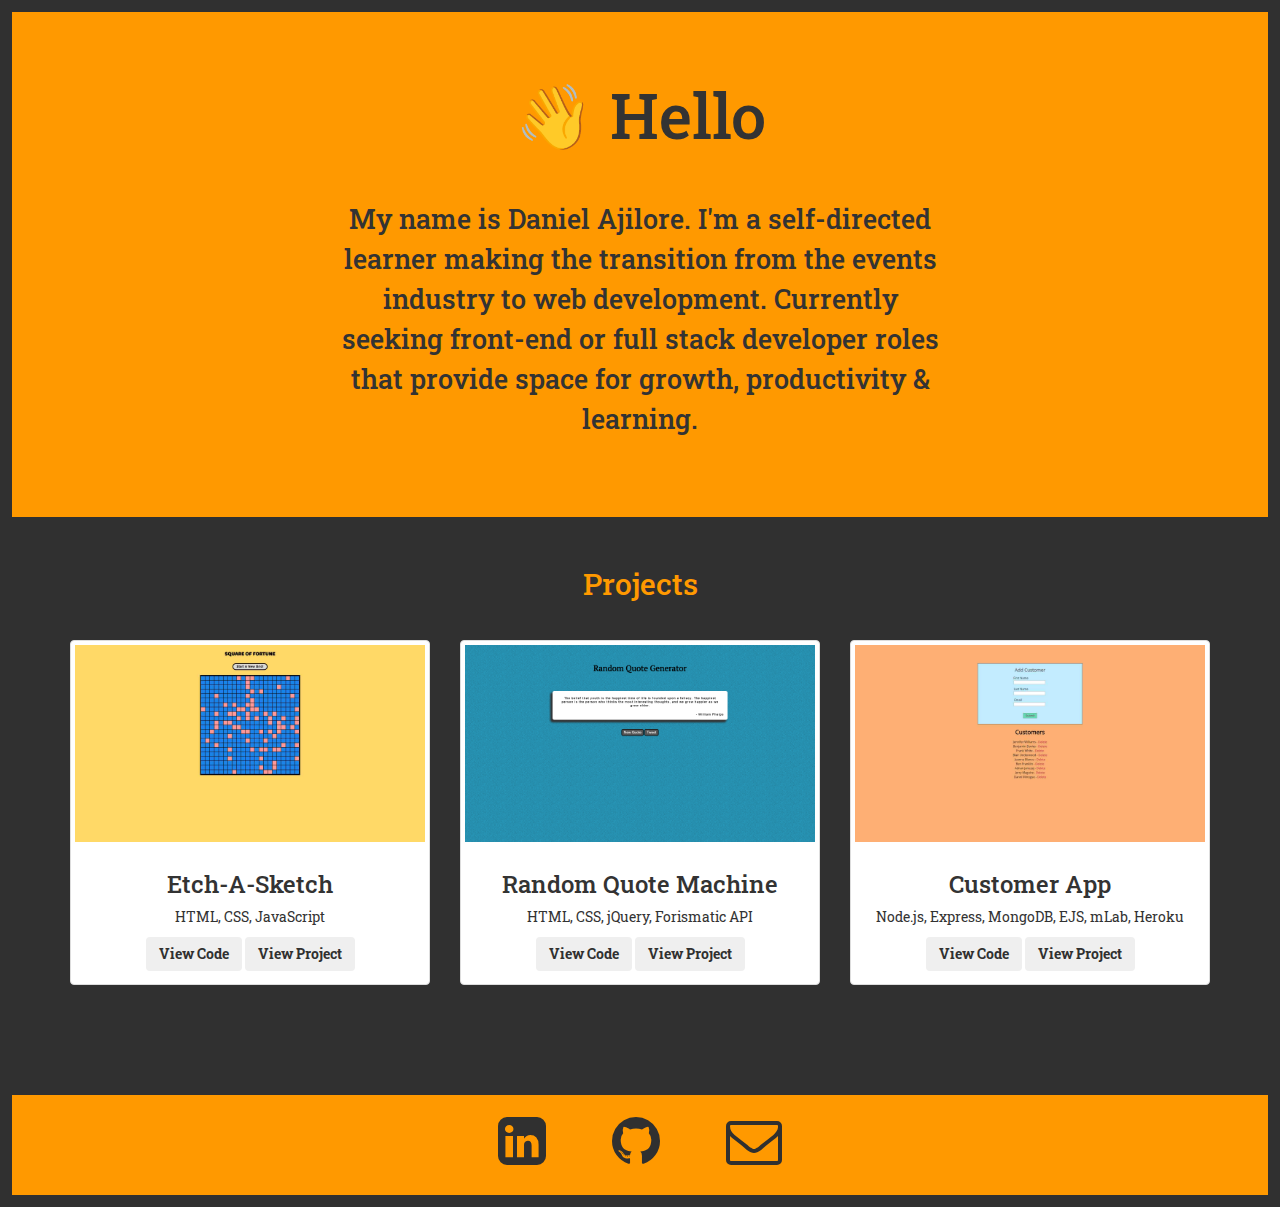
<file: index.html>
<!DOCTYPE html>
<html lang="en">

<head>
    <meta charset="UTF-8">
    <meta name="viewport"
          content="width=device-width, initial-scale=1.0">
    <meta http-equiv="X-UA-Compatible"
          content="ie=edge">
    <title>Daniel Ajilore Portfolio</title>
    <link rel="stylesheet"
          href="https://maxcdn.bootstrapcdn.com/bootstrap/3.3.5/css/bootstrap.min.css">
    <link rel="stylesheet"
          href="https://maxcdn.bootstrapcdn.com/font-awesome/4.7.0/css/font-awesome.min.css">
    <link href="https://fonts.googleapis.com/css?family=Roboto+Slab"
          rel="stylesheet">
    <link rel="stylesheet"
          href="portfolio.css">
</head>

<body>
    <!--About me section jumbotron-->
    <div class="jumbotron"
         id="about-section">
        <div class="container-fluid">
            <div class="row">
                <!-- <img class="img-responsive img-circle col-md-4 col-md-offset-4" id="portfolio-avatar" src="http://traders4acause.org/wp-content/uploads/2016/07/personplaceholder.jpg"
                    alt="avatar of Daniel"> -->
                <div class="col-md-6 col-md-offset-3">
                    <h1 class="text-center">👋 Hello</h1>
                    <!-- <h2 class="text-center"></h2> -->
                    <h2 class="about-me text-center">My name is Daniel Ajilore. I'm a self-directed learner making the
                        transition from the events industry
                        to web development. Currently seeking front-end or full stack developer roles that provide space
                        for growth, productivity & learning.</h2>
                </div>
            </div>
        </div>
    </div>

    <!--project section featuring thumbnails-->
    <section>
        <div class="container"
             id="project-section">
            <h2 id="project-header">Projects</h2>
            <div class="row">
                <div class="col-md-4 col-sm-12">
                    <div class="thumbnail">
                        <a href="#"
                           title="Etch-A-Sketch">
                            <img src="images/coloured-squares-min.jpg"
                                 alt="screenshot of coloured squares project">
                        </a>

                        <div class="caption">
                            <h3>Etch-A-Sketch</h3>
                            <p>HTML, CSS, JavaScript</p>
                            <div class="project-links">
                                <a class="github"
                                   href="https://github.com/Danielandro/Coloured-grid-squares"
                                   title="Github link"
                                   target="blank">
                                    <button type="button"
                                            class="btn btn-dark">View Code</button>
                                </a>
                                <a class="github pages"
                                   href="https://danielandro.github.io/Coloured-grid-squares/"
                                   title="project link"
                                   target="blank">
                                    <button type="button"
                                            class="btn btn-dark"> View Project</button>
                                </a>
                            </div>
                        </div>
                    </div>
                </div>

                <div class="col-md-4 col-sm-12">
                    <div class="thumbnail">
                        <a href="#"
                           title="random quote machine">
                            <img src="images/random-quote.png"
                                 alt="screenshot of random quote machine">
                        </a>

                        <div class="caption">
                            <h3>Random Quote Machine</h3>
                            <p>HTML, CSS, jQuery, Forismatic API</p>
                            <div class="project-links">
                                <a class="github"
                                   href="https://github.com/Danielandro/Random-quote-qenerator-fcc"
                                   title="Github link"
                                   target="blank">
                                    <button type="button"
                                            class="btn btn-dark">View Code</button>
                                </a>
                                <a class="github pages"
                                   href="https://danielandro.github.io/Random-quote-qenerator-fcc/"
                                   title="project link"
                                   target="blank">
                                    <button type="button"
                                            class="btn btn-dark"> View Project</button>
                                </a>
                            </div>
                        </div>
                    </div>
                </div>

                <div class="col-md-4 col-sm-12">
                    <div class="thumbnail">
                        <a href="#"
                           title="Customer app">
                            <img src="images/customerapp-shot.jpg"
                                 alt="screenshot of customer app">
                        </a>

                        <div class="caption">
                            <h3>Customer App</h3>
                            <p>Node.js, Express, MongoDB, EJS, mLab, Heroku</p>
                            <div class="project-links">
                                <a class="github"
                                   href="https://github.com/Danielandro/customerapp"
                                   title="Github link"
                                   target="blank">
                                    <button type="button"
                                            class="btn btn-dark">View Code</button>
                                </a>
                                <a class="heroku link"
                                   href="https://customerapp-dan.herokuapp.com/"
                                   title="project link"
                                   target="blank">
                                    <button type="button"
                                            class="btn btn-dark"> View Project</button>
                                </a>
                            </div>
                        </div>
                    </div>
                </div>
            </div>
        </div>


    </section>
    <footer>
        <!--Social media etc.-->
        <div class="container-fluid"
             id="contact-section">
            <a id="linkedin"
               href="https://www.linkedin.com/in/daniel-ajilore-78029b16/"
               title="LinkedIn"
               target="blank">
                <i class="icons fa fa-linkedin-square fa-4x"
                   aria-hidden="true"></i>
            </a>

            <a id="github"
               href="https://github.com/Danielandro"
               title="Github Account"
               target="blank">
                <i class="icons fa fa-github fa-4x"
                   aria-hidden="true"></i>
            </a>

            <a id="email"
               href="mailto:dajilore23@gmail.com"
               title="Email">
                <i class="icons fa fa-envelope-o fa-4x"
                   aria-hidden="true"></i>
            </a>

        </div>
    </footer>

</body>

</html>
</file>
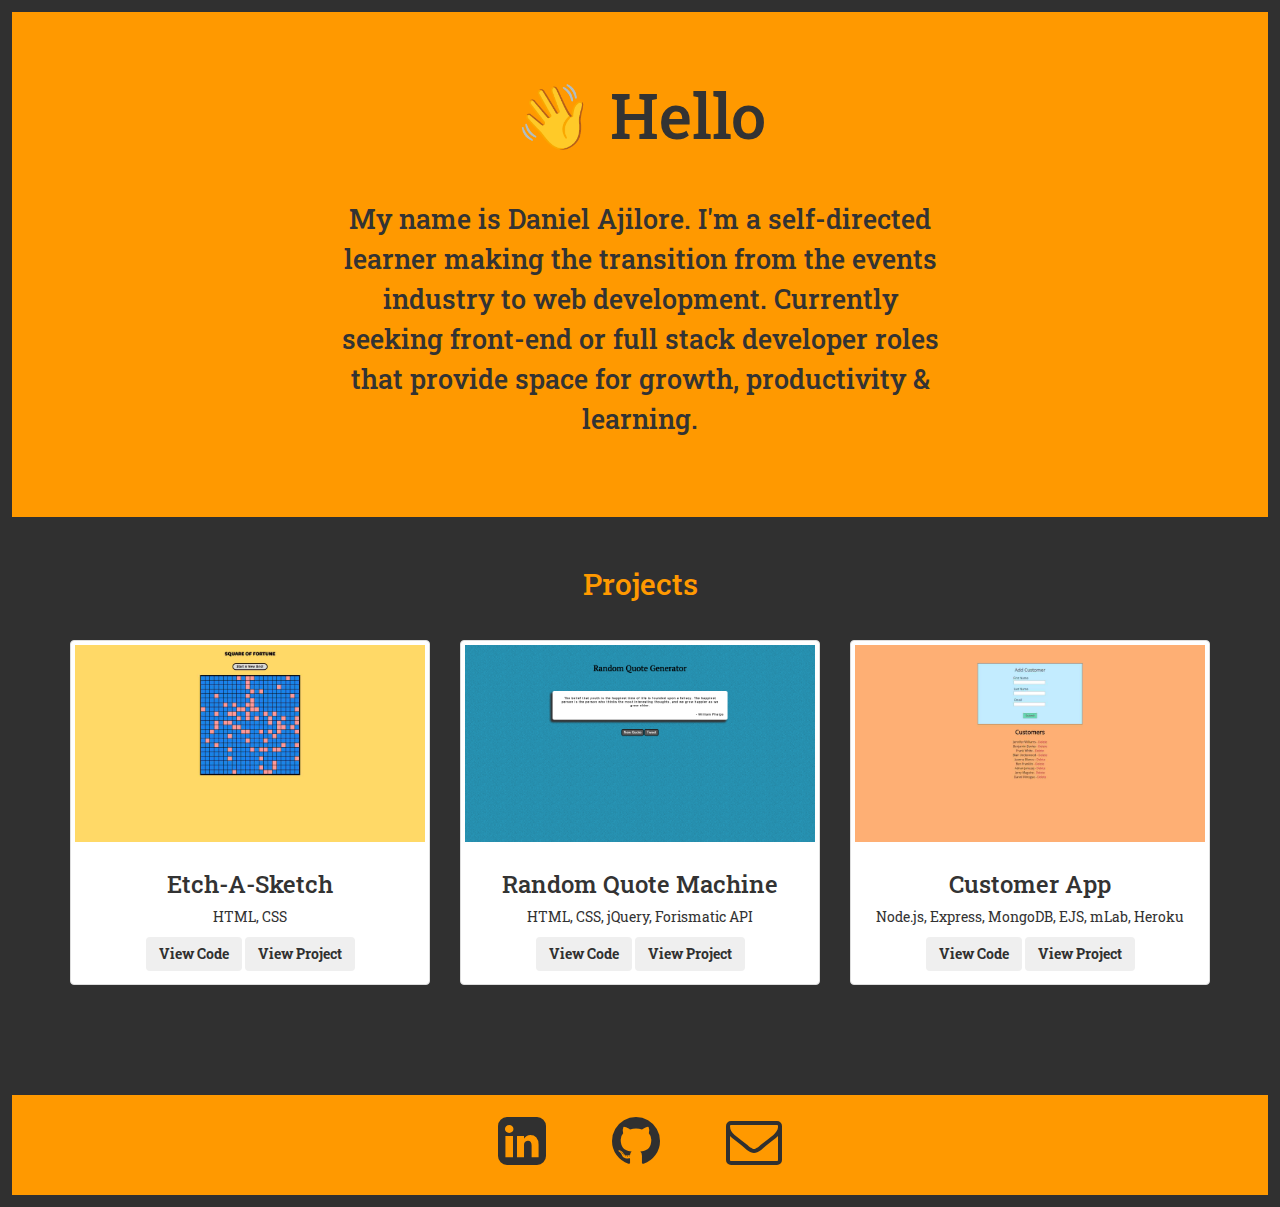
<file: portfolio.html>
<!DOCTYPE html>
<html lang="en">

<head>
    <meta charset="UTF-8">
    <meta name="viewport" content="width=device-width, initial-scale=1.0">
    <meta http-equiv="X-UA-Compatible" content="ie=edge">
    <title>Daniel Ajilore Portfolio</title>
    <link rel="stylesheet" href="https://maxcdn.bootstrapcdn.com/bootstrap/3.3.5/css/bootstrap.min.css">
    <link rel="stylesheet" href="https://maxcdn.bootstrapcdn.com/font-awesome/4.7.0/css/font-awesome.min.css">
    <link href="https://fonts.googleapis.com/css?family=Roboto+Slab" rel="stylesheet">
    <link rel="stylesheet" href="portfolio.css">
</head>

<body>    
    <!--About me section jumbotron-->

    <div class="jumbotron" id="about-section">
        <div class="container-fluid">
            <div class="row">
                <!-- <img class="img-responsive img-circle col-md-4 col-md-offset-4" id="portfolio-avatar" src="http://traders4acause.org/wp-content/uploads/2016/07/personplaceholder.jpg"
                    alt="avatar of Daniel"> -->
                <div class="col-md-6 col-md-offset-3">
                    <h1 class="text-center">👋 Hello</h1>
                    <!-- <h2 class="text-center"></h2> -->
                    <h2 class="about-me text-center">My name is Daniel Ajilore. I'm a self-directed learner making the transition from the events industry
                        to web development. Currently seeking front-end or full stack developer roles that provide space
                        for growth, productivity & learning.</h2>
                </div>
            </div>
        </div>
    </div>

    <!--project section featuring thumbnails-->
    <section>
        <div class="container" id="project-section">
            <h2 id="project-header">Projects</h2>
            <div class="row">
                <div class="col-md-4 col-sm-12">
                    <div class="thumbnail">
                        <a href="#" title="Etch-A-Sketch">
                            <img src="images/coloured-squares-min.jpg" alt="screenshot of coloured squares project">
                        </a>

                        <div class="caption">
                            <h3>Etch-A-Sketch</h3>
                            <p>HTML, CSS</p>
                            <div class="project-links">
                                <a class="github" href="https://github.com/Danielandro/Coloured-grid-squares" title="Github link" target="blank">
                                    <button type="button" class="btn btn-dark">View Code</button>
                                </a>
                                <a class="github pages" href="https://danielandro.github.io/Coloured-grid-squares/" title="project link" target="blank">
                                    <button type="button" class="btn btn-dark"> View Project</button>
                                </a>
                            </div>
                        </div>
                    </div>
                </div>

                <div class="col-md-4 col-sm-12">
                    <div class="thumbnail">
                        <a href="#" title="random quote machine">
                            <img src="images/random-quote.png" alt="screenshot of random quote machine">
                        </a>

                        <div class="caption">
                            <h3>Random Quote Machine</h3>
                            <p>HTML, CSS, jQuery, Forismatic API</p>
                            <div class="project-links">
                                <a class="github" href="https://github.com/Danielandro/Random-quote-qenerator-fcc" title="Github link" target="blank">
                                    <button type="button" class="btn btn-dark">View Code</button>
                                </a>
                                <a class="github pages" href="https://danielandro.github.io/Random-quote-qenerator-fcc/" title="project link" target="blank">
                                    <button type="button" class="btn btn-dark"> View Project</button>
                                </a>
                            </div>
                        </div>
                    </div>
                </div>

                <div class="col-md-4 col-sm-12">
                    <div class="thumbnail">
                        <a href="#" title="Customer app">
                            <img src="images/customerapp-shot.jpg" alt="screenshot of customer app">
                        </a>

                        <div class="caption">
                            <h3>Customer App</h3>
                            <p>Node.js, Express, MongoDB, EJS, mLab, Heroku</p>
                            <div class="project-links">
                                <a class="github" href="https://github.com/Danielandro/customerapp" title="Github link" target="blank">
                                    <button type="button" class="btn btn-dark">View Code</button>
                                </a>
                                <a class="heroku link" href="https://evening-shelf-33613.herokuapp.com/" title="project link" target="blank">
                                    <button type="button" class="btn btn-dark"> View Project</button>
                                </a>
                            </div>
                        </div>
                    </div>
                </div>
            </div>
        </div>


    </section>
    <footer>
        <!--Social media etc.-->
        <div class="container-fluid" id="contact-section">
            <a id="linkedin" href="https://www.linkedin.com/in/daniel-ajilore-78029b16/" title="LinkedIn" target="blank">
                <i class="icons fa fa-linkedin-square fa-4x" aria-hidden="true"></i>
            </a>
            <a id="github" href="https://github.com/Danielandro" title="Github Account" target="blank">
                <i class="icons fa fa-github fa-4x" aria-hidden="true"></i>
            </a>

            <a id="email" href="mailto:dajilore23@gmail.com" title="Email">
                <i class="icons fa fa-envelope-o fa-4x" aria-hidden="true"></i>
            </a>

        </div>
    </footer>

</body>

</html>
</file>
<file: portfolio.css>
:root {
  --dark: #303030;
  --orange: #ff9900;
}

html, body{
    background-color: var(--dark); 
    font-family: 'Roboto Slab', serif;    
    margin: 0;
    padding: 0;
    border: 6px solid var(--dark);
}

.jumbotron{  
  background-color: var(--orange);
}

.about-me {
  margin-top: 50px; 
  font-size: 1.9em;
  padding-bottom: 20px;
  line-height: 1.5em;
}

#project-header {
  color: var(--orange);
  text-align: center;
  margin-bottom: 40px;
}

section{
  background-color: var(--dark);  
  padding-bottom: 30px;
  margin: 30px auto 60px;
}

.caption {
 text-align: center;
}

.caption p {
  font-size: 1em;
}

.project-links button {  
  font-weight: bold;
  color: var(--dark);
}

#contact-section{
  background-color: var(--orange);
  height: 100px;
  width: 100%;  
  text-align: center; 
  padding: 18px 0; 
}

.icons{
  color: var(--dark);
  margin: 0 2.5%;
  padding: 0;
}

.icons:hover {
  color: #276cdb;
}
</file>
